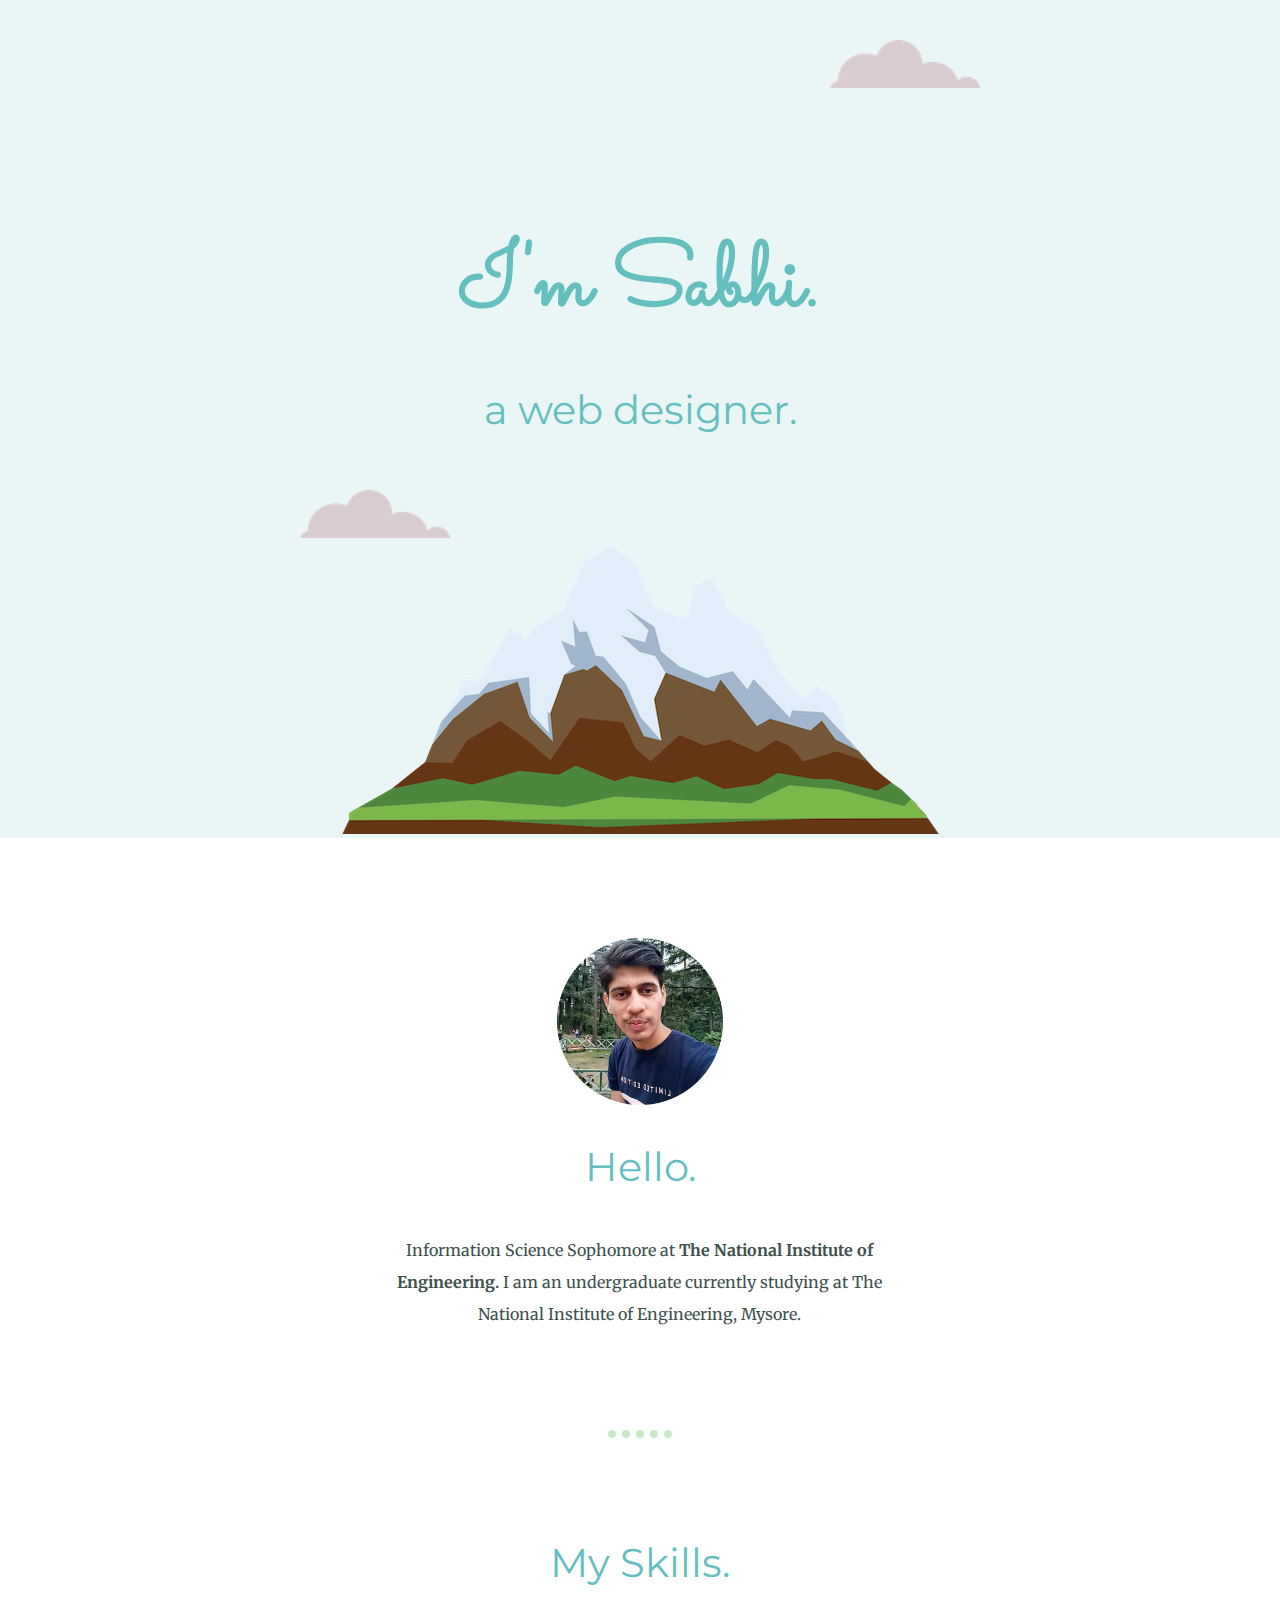
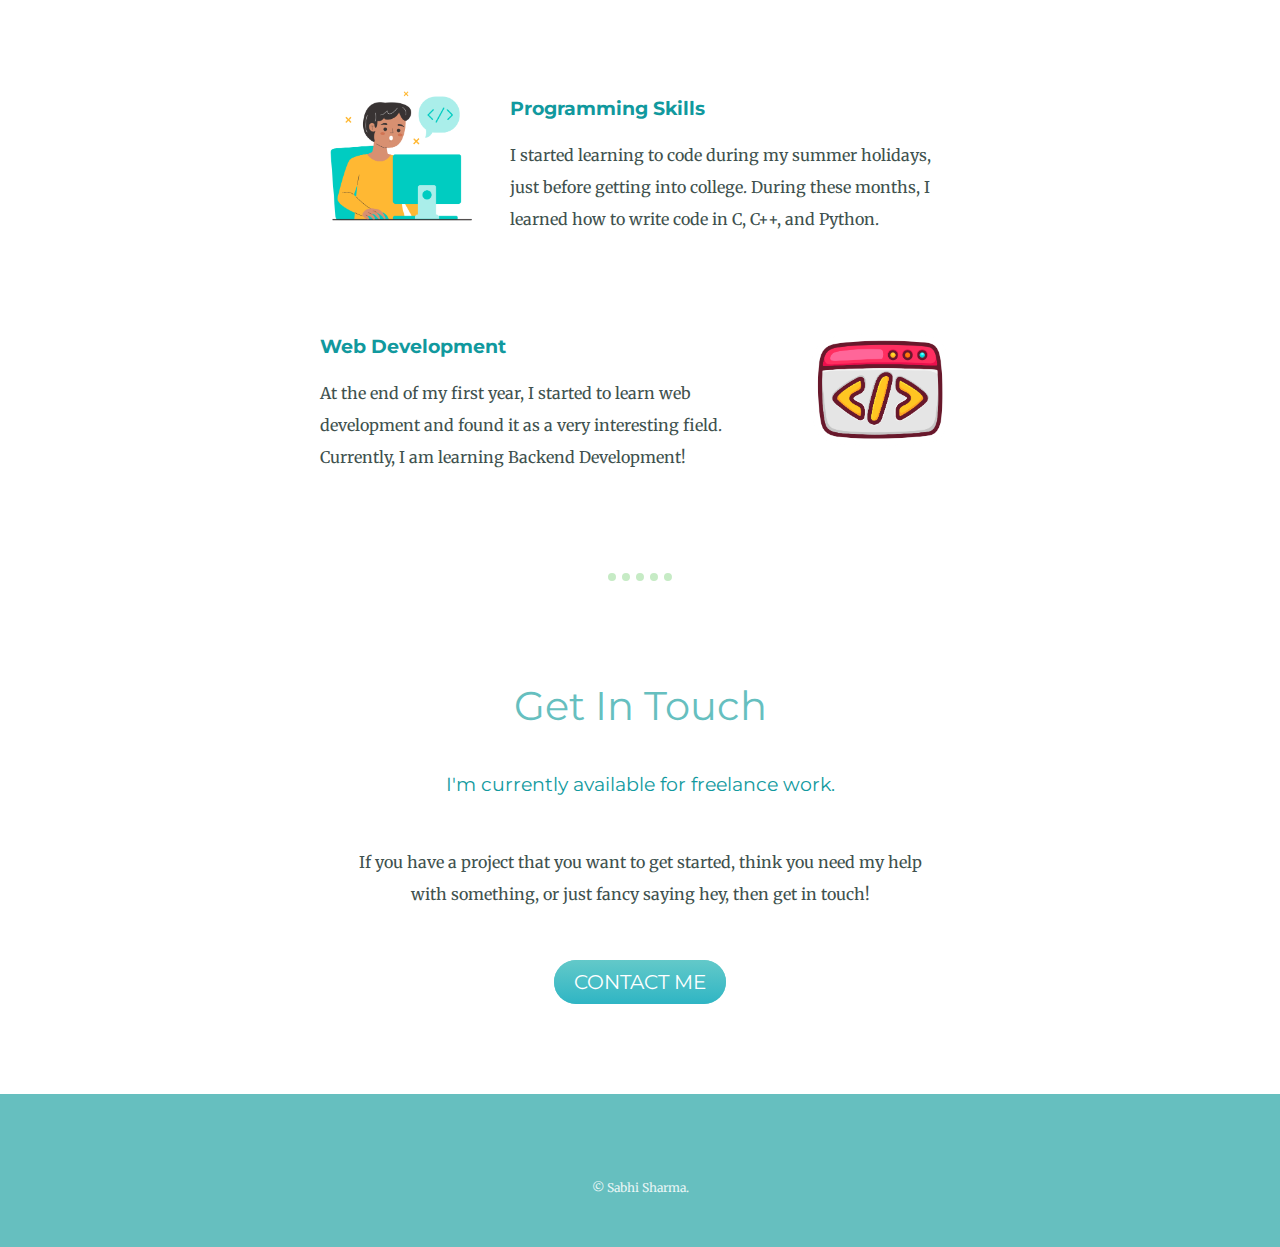
<file: index.html>
<!DOCTYPE html>
<html lang="en">
    
    <head>

        <!-- Meta links -->
        <meta http-equiv="X-UA-Compatible" content="IE=edge">
        <meta name="viewport" content="width=device-width, initial-scale=1.0">

        <!-- Title -->
        <title>Sabhi Sharma</title>
        
        <!-- Google Fonts -->
        <link rel="preconnect" href="https://fonts.googleapis.com">
        <link rel="preconnect" href="https://fonts.gstatic.com" crossorigin>
        <link href="https://fonts.googleapis.com/css2?family=Merriweather:ital,wght@0,300;0,400;0,700;0,900;1,300;1,400;1,700;1,900&family=Montserrat:ital,wght@0,100;0,200;0,300;0,400;0,500;0,600;0,700;0,800;0,900;1,100;1,200;1,300;1,400;1,500;1,600;1,700;1,800;1,900&family=Sacramento&display=swap" rel="stylesheet">

        <!-- CSS Stylesheets -->
        <link rel="stylesheet" href="css/styles.css">
        
        <!-- Favicon Image Link -->
        <link rel="icon" href="favicons/icons8-s-32.ico">
        
    </head>

    <body>

        <!--TOP CONTAINER-->
        <div class="top-container">
            
            <img class="top-cloud" src="images/cloud.png" alt="cloud-img">
            
            <h1>I'm Sabhi.</h1>
            
            <h2>a web designer.</h2>
            
            <img class="bottom-cloud" src="images/cloud.png" alt="cloud-img">
            
            <img src="images/mountain.png" alt="mountain-img">
        
        </div>

        <!--MIDDLE CONTAINER-->
        <div class="middle-container">

            <!--PROFILE CLASS-->
            <div class="profile">
              
                <img class="sabhi-img" src="images/sabhi.png" alt="sabhi-image">
              
                <h2>Hello.</h2>
              
                <p class="introduction">Information Science Sophomore at <strong>The National Institute of Engineering.</strong> I am an undergraduate currently studying at The National Institute of Engineering, Mysore.</p>
            
            </div>
            
            <hr>

            <!--SKILLS CLASS-->
            <div class="skills">
              
                <h2>My Skills.</h2>
              
                <div class="skill-row">
                
                    <img class="prog-img" src="images/programming-alt.png" alt="programming">
                
                    <h3>Programming Skills</h3>
                
                    <p>I started learning to code during my summer holidays, just before getting into college. During these months, I learned how to write code in C, C++, and Python.</p>
              
                </div>
              
                <div class="skill-row">
                
                    <img class="webdev-img" src="images/web-development-alt.png" alt="web-developer">
                
                    <h3>Web Development</h3>
                
                    <p>At the end of my first year, I started to learn web development and found it as a very interesting field. Currently, I am learning Backend Development!</p>
              
                </div>
            
            </div>
            
            <hr>
            
            <!--CONTACT-ME CLASS-->
            <div class="contact-me">
              
                <h2>Get In Touch</h2>
              
                <h3 class="contact-message1">I'm currently available for freelance work.</h3>
              
                <p class="contact-message2">If you have a project that you want to get started, think you need my help with something, or just fancy saying hey, then get in touch!</p>
              
                <a class="btn" href="mailto:sabhisharma123@gmail.com">CONTACT ME</a>
            
            </div>
          
        </div>

        <!--BOTTOM CONTAINER-->
        <div class="bottom-container">
        
<!--             <a class="footer-link" href="https://www.linkedin.com/in/sabhi-sharma-1a632a239/?originalSubdomain=in" target="_blank"><img class="footer-img" src="https://cdn-icons-png.flaticon.com/512/2504/2504923.png" title="LinkedIn" alt="linkedin-icon"></a> -->
        
<!--             <a class="footer-link" href="https://twitter.com/SabhiSharma4" target="_blank"><img class="footer-img" src="https://cdn-icons-png.flaticon.com/512/3670/3670151.png" title="Twitter" alt="Twitter-icon"></a> -->
        
<!--             <a class="footer-link" href="https://github.com/sabhisharma-ise" target="_blank"><img class="footer-img" src="https://cdn-icons-png.flaticon.com/512/1051/1051275.png" title="GitHub" alt="GitHub-icon"></a> -->
        
            <p class="copyright">© Sabhi Sharma.</p>
        
        </div>

    </body>

</html>
</file>
<file: css/styles.css>
/* table of contents

1. global styles

2. typography

3. layout

4. components
    4.1 buttons

*/

/* =============
   1. global styles 
   ============= */

body {
    color: #40514E;
    font-family: 'Merriweather', serif;
    margin: 0;              /* Without setting margin of body/html as 0, your entire page 
                            may appear to have a margin from the edge of the browser. */
    text-align: center;
}

/* =============
   2. typography 
   ============= */

h1 {
    color: #66BFBF;
    font-family: 'Sacramento', serif;
    /* For the font values to not get added up (if we give font-size in say body tag also), 
    try to use rem instead of em or %, while giving font-sizes */
    font-size: 5.625rem;    /* 90px/16px = 5.625 */
    margin: 20px auto 0 auto;
}

h2 {
    color: #66BFBF;
    font-family: 'Montserrat', sans-serif;
    font-size: 2.5rem;    /* 40px/16px = 2.5 */
    font-weight: normal;
    padding-bottom: 10px;
}

h3 {
    color: #11999E;
    font-family: 'Montserrat', sans-serif;
}

p {
    line-height: 2;
}

/* creates a horizontal rule with dots and of very small border-with */
hr {
    border-color: #C6EBC5;
    border-style: dotted none none none;
    border-width: 8px;
    margin: 100px auto;
    width: 5%;
}

a {
    color: #11999E;
    font-family: 'Montserrat', sans-serif;
    margin: 10px 20px;
    text-decoration: none;
}

/* creates a hover effect (changes color when we hover over the element). No use currently, because we are using images as links. */
a:hover {
    color: #EAF6F6;
}

/* =============
   3. layout 
   ============= */

.top-container {
    background-color: #EAF6F6;
    padding-top: 200px;
    position: relative;
}

.top-cloud {
    position: absolute;
    right: 300px;
    top: 40px;
}

.bottom-cloud {
    bottom: 300px;
    left: 300px;
    position: absolute;
}

.middle-container {
    margin: 100px 0;
}

.sabhi-img {
    width: 13%;
}

.introduction {
    /* Since I'm changing the width, I have to use margin: auto; for centering the introduction */
    margin: auto;
    /* makes the introduction more compact instead of a straight line. */
    width: 38%;
}

.skill-row {
    margin: 100px auto 20px auto;
    text-align: left;
    width: 50%;
}

.prog-img {
    /* moving the img 10px upwards so as to align more properly with my description */
    bottom: 10px;
    /* moves the images to the left of the description */
    float: left;
    margin-right: 30px;
    position: relative;
    width: 25%;
}

.webdev-img {
    /* moving the img 10px upwards so as to align more properly with my description */
    bottom: 10px;
    /* moves the images to the right of the description */
    float: right;
    margin-left: 30px;
    position: relative;
    width: 25%;
}

.contact-message1 {
    font-weight: normal;
}

.contact-message2 {
    /* for centering the element using auto (since I'm changing width of this element) & spacing out the message2 properly */
    margin: 50px auto 60px;
    /* makes the introduction more compact instead of a straight line. */
    width: 45%;
}

.bottom-container {
    background-color: #66BFBF;
    padding: 50px 0 15px;
}

/* Not-in-use currently, just in case if I wanna switch from images links to original links */
.footer-link {
    color: #41655e;
    font-size: 17px;
}

.footer-img {
    width: 2%;
}

.copyright {
    color: #EAF6F6;
    font-size: 0.75rem;
    padding: 20px 0;
}

/* =============
   4. components 
   ============= */

   /* 4.1 buttons */

/* Button generated from https://css3buttongenerator.com/ */
.btn {
    background: #63c9c9;
    background-image: -webkit-linear-gradient(top, #63c9c9, #2fb5c4);
    background-image: -moz-linear-gradient(top, #63c9c9, #2fb5c4);
    background-image: -ms-linear-gradient(top, #63c9c9, #2fb5c4);
    background-image: -o-linear-gradient(top, #63c9c9, #2fb5c4);
    background-image: linear-gradient(to bottom, #63c9c9, #2fb5c4);
    -webkit-border-radius: 28;
    -moz-border-radius: 28;
    border-radius: 28px;
    color: #ffffff;
    /* changed the font-family according to my document style */
    font-family: 'Montserrat', sans-serif;
    font-size: 20px;
    padding: 10px 20px 10px 20px;
    text-decoration: none;
  }
  
.btn:hover {
    background: #d2ddfe;
    background-image: -webkit-linear-gradient(top, #d2ddfe, #b3bfe7);
    background-image: -moz-linear-gradient(top, #d2ddfe, #b3bfe7);
    background-image: -ms-linear-gradient(top, #d2ddfe, #b3bfe7);
    background-image: -o-linear-gradient(top, #d2ddfe, #b3bfe7);
    background-image: linear-gradient(to bottom, #d2ddfe, #b3bfe7);
    text-decoration: none;
}
</file>
